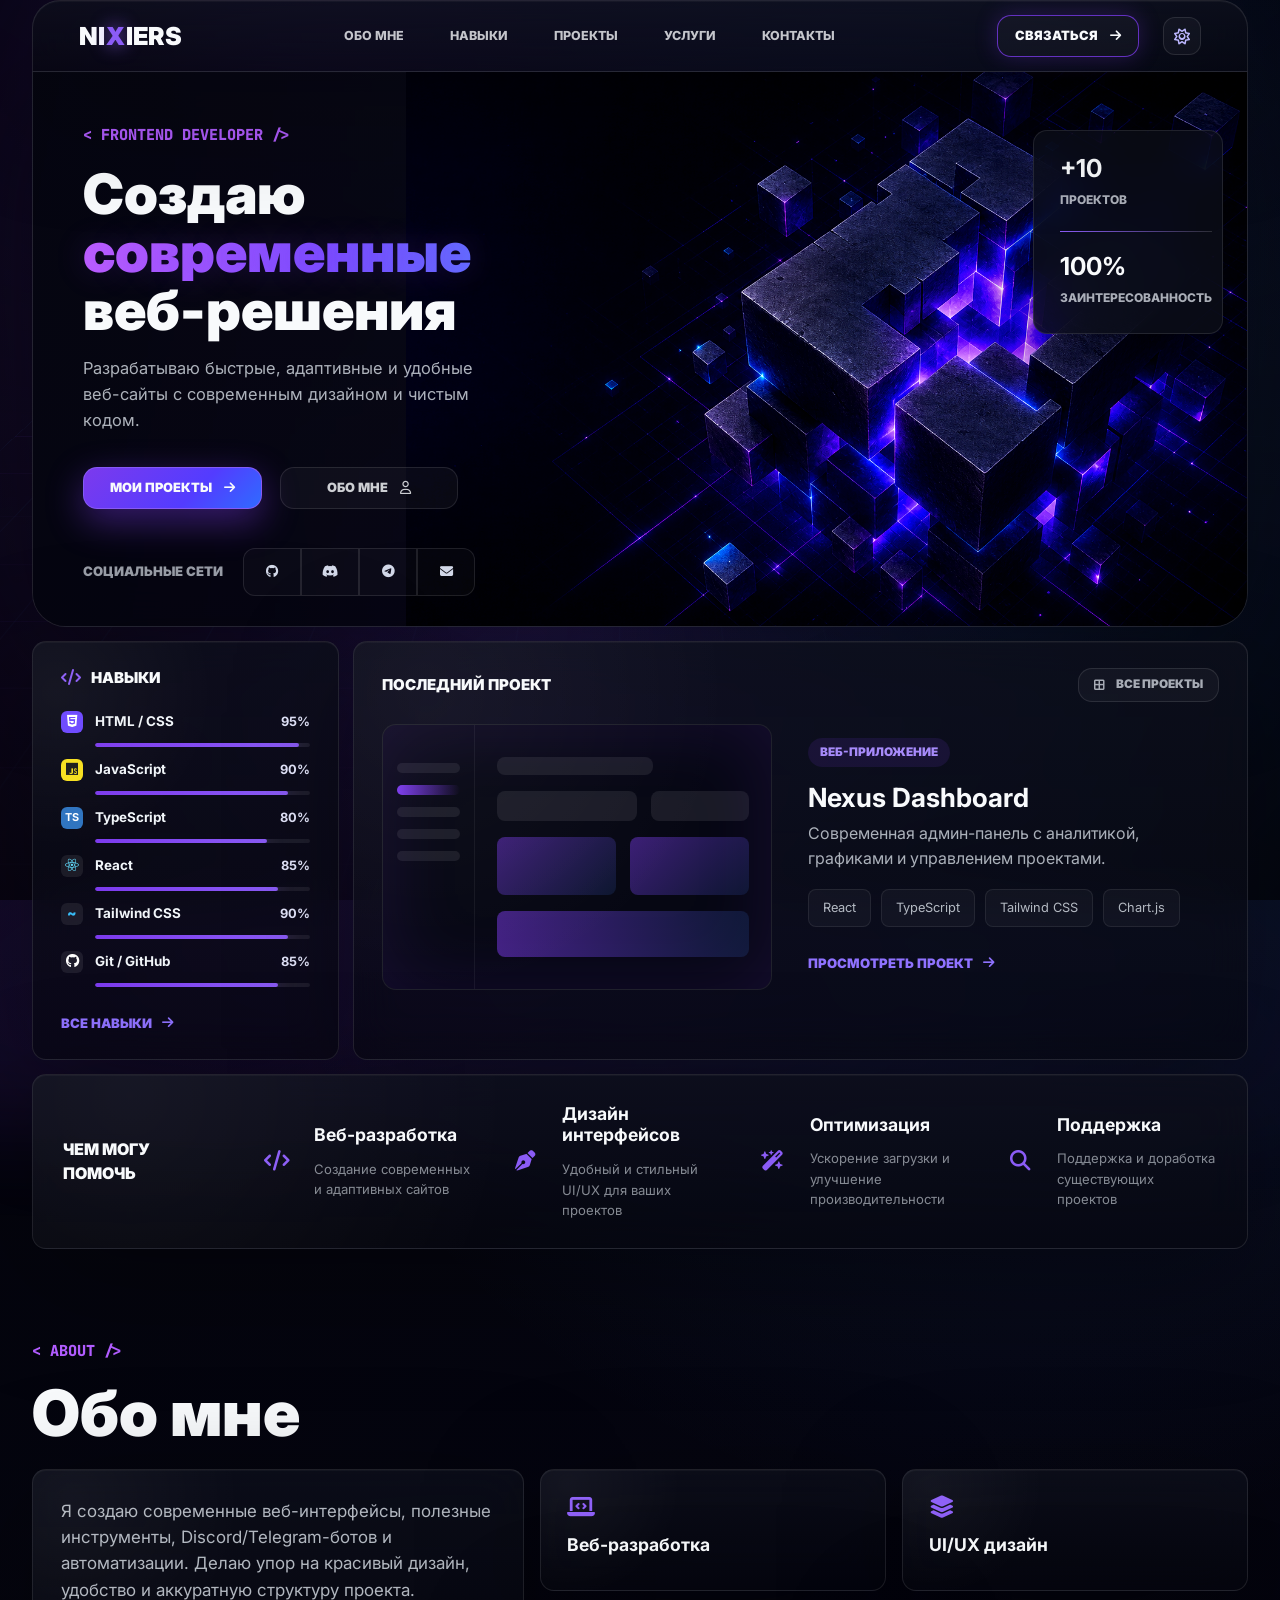
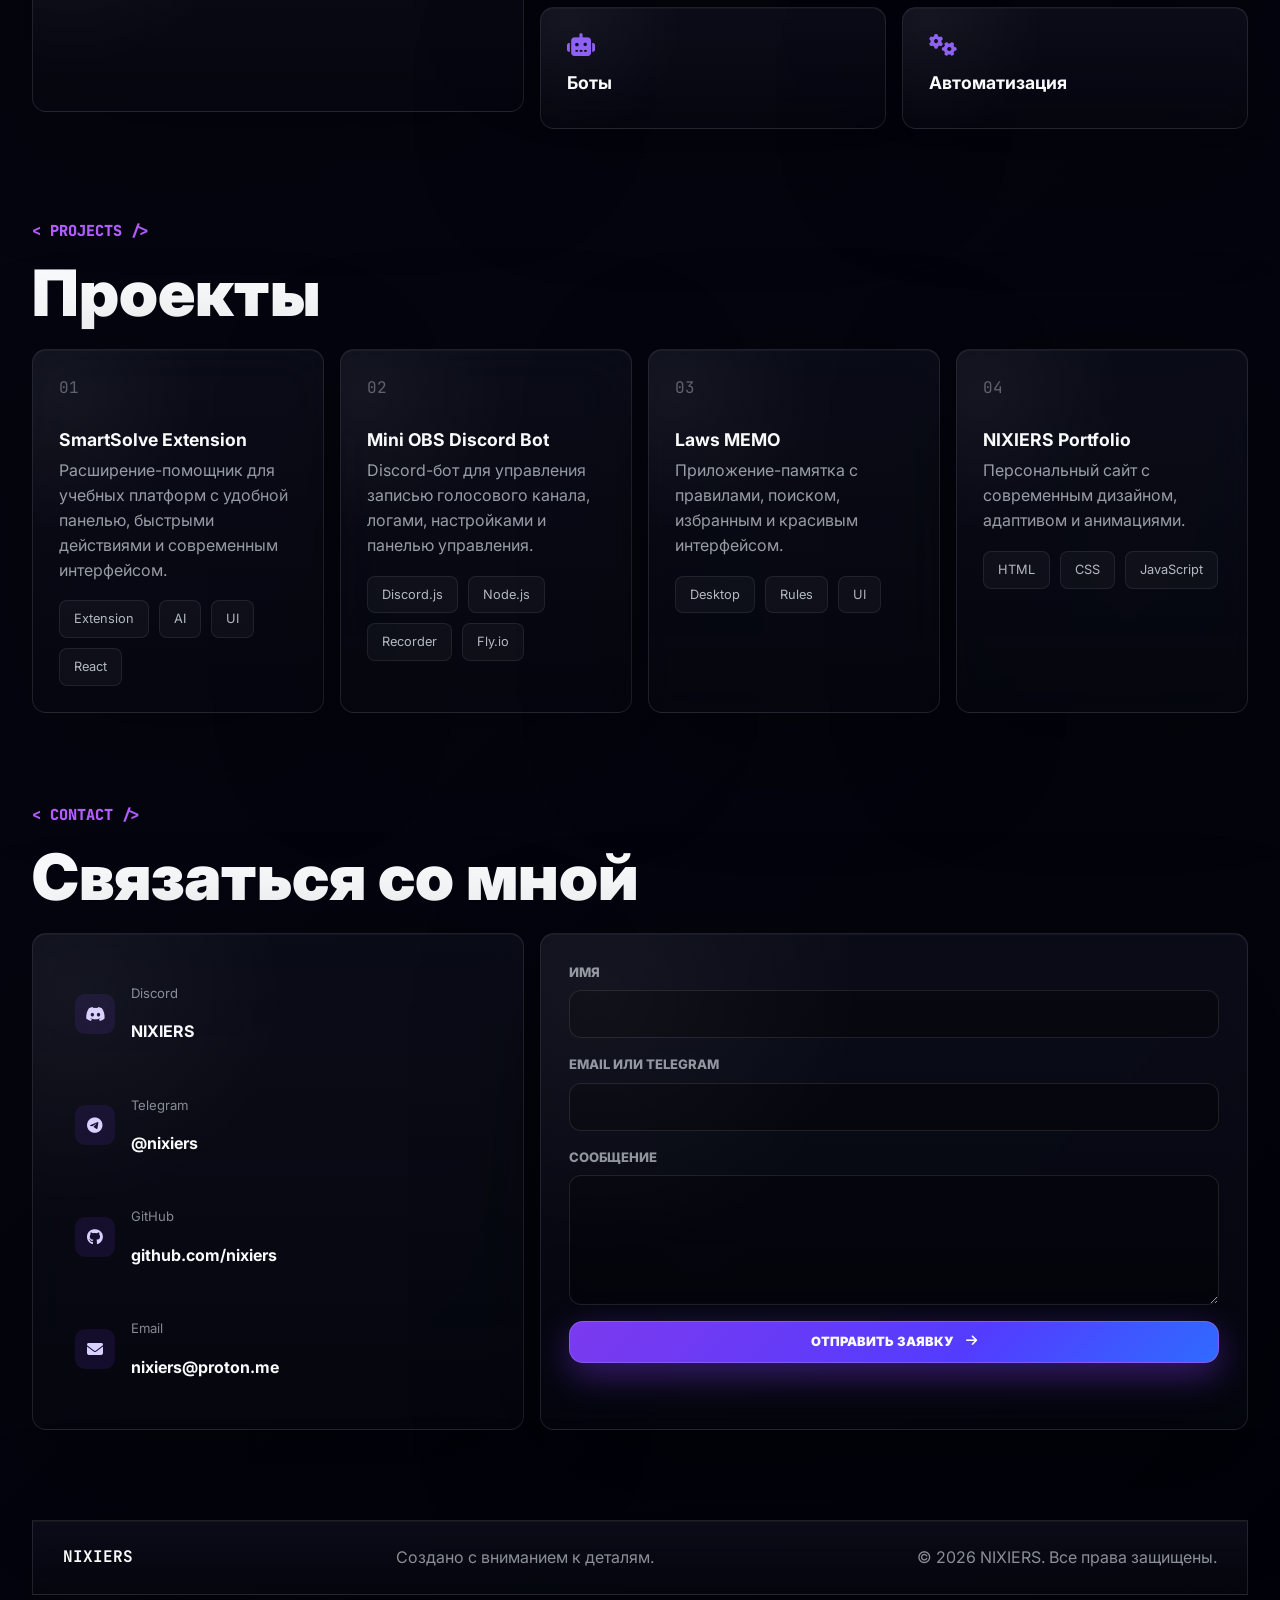
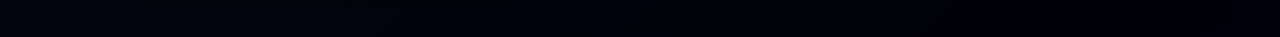
<file: index.html>
<!DOCTYPE html>
<html lang="ru">
<head>
    <meta charset="UTF-8">
    <meta name="viewport" content="width=device-width, initial-scale=1.0">
    <title>NIXIERS — Developer Portfolio</title>
    <meta name="description" content="Современное портфолио NIXIERS: сайты, интерфейсы, боты и автоматизация.">
    <meta name="theme-color" content="#050510">
    <meta property="og:type" content="website">
    <meta property="og:url" content="https://nixiers.github.io/">
    <meta property="og:title" content="NIXIERS — Developer Portfolio">
    <meta property="og:description" content="Современное портфолио NIXIERS: сайты, интерфейсы, боты и автоматизация.">
    <meta property="og:image" content="https://nixiers.github.io/og-preview.svg">
    <link rel="canonical" href="https://nixiers.github.io/">
    <link rel="icon" href="favicon.svg" type="image/svg+xml">
    <link rel="preconnect" href="https://fonts.googleapis.com">
    <link rel="preconnect" href="https://fonts.gstatic.com" crossorigin>
    <link href="https://fonts.googleapis.com/css2?family=Inter:wght@400;500;600;700;800;900&family=JetBrains+Mono:wght@500;700&display=swap" rel="stylesheet">
    <link rel="stylesheet" href="https://cdnjs.cloudflare.com/ajax/libs/font-awesome/6.5.2/css/all.min.css">
    <link rel="stylesheet" href="style.css">
</head>
<body>
    <div class="page-light" aria-hidden="true"></div>

    <div class="site-frame">
        <header class="site-header">
            <nav class="nav" aria-label="Основная навигация">
                <a class="logo" href="#home" aria-label="NIXIERS">
                    <span>NI</span><span class="logo-x">X</span><span>IERS</span>
                </a>
                <button class="nav-toggle" type="button" aria-expanded="false" aria-controls="main-menu" aria-label="Открыть меню">
                    <span></span>
                    <span></span>
                </button>
                <div class="nav-menu" id="main-menu">
                    <a href="#about">Обо мне</a>
                    <a href="#skills">Навыки</a>
                    <a href="#projects">Проекты</a>
                    <a href="#services">Услуги</a>
                    <a href="#contact">Контакты</a>
                </div>
                <div class="header-actions">
                    <a class="header-cta" href="#contact">Связаться <i class="fa-solid fa-arrow-right"></i></a>
                    <button class="theme-dot" type="button" aria-label="Декоративный переключатель"><i class="fa-regular fa-sun"></i></button>
                </div>
            </nav>
        </header>

        <main>
            <section class="hero" id="home">
                <div class="hero-copy reveal">
                    <p class="eyebrow">&lt; FRONTEND DEVELOPER /&gt;</p>
                    <h1>Создаю <span>современные</span> веб-решения</h1>
                    <p class="hero-text">Разрабатываю быстрые, адаптивные и удобные веб-сайты с современным дизайном и чистым кодом.</p>
                    <div class="hero-actions">
                        <a class="btn btn-primary" href="#projects">Мои проекты <i class="fa-solid fa-arrow-right"></i></a>
                        <a class="btn btn-ghost" href="#about">Обо мне <i class="fa-regular fa-user"></i></a>
                    </div>
                    <div class="social-row">
                        <span>Социальные сети</span>
                        <div class="socials" aria-label="Социальные ссылки">
                            <a href="https://github.com/nixiers" target="_blank" rel="noreferrer" aria-label="GitHub"><i class="fa-brands fa-github"></i></a>
                            <a href="https://discord.com/" target="_blank" rel="noreferrer" aria-label="Discord"><i class="fa-brands fa-discord"></i></a>
                            <a href="https://t.me/nixiers" target="_blank" rel="noreferrer" aria-label="Telegram"><i class="fa-brands fa-telegram"></i></a>
                            <a href="mailto:nixiers@proton.me" aria-label="Email"><i class="fa-solid fa-envelope"></i></a>
                        </div>
                    </div>
                </div>

                <div class="hero-art reveal" aria-label="3D визуал NIXIERS">
                    <img src="assets/hero-cubes.png" alt="Абстрактные графитовые 3D блоки с фиолетово-синей подсветкой">
                    <div class="stat-card">
                        <strong>+10</strong>
                        <span>проектов</span>
                        <i></i>
                        <strong>100%</strong>
                        <span>заинтересованность</span>
                    </div>
                </div>
            </section>

            <section class="dashboard-grid">
                <article class="panel skills-panel reveal" id="skills">
                    <div class="panel-title"><i class="fa-solid fa-code"></i><h2>Навыки</h2></div>
                    <div class="compact-skills">
                        <div class="skill" data-value="95"><i class="fa-brands fa-html5 html"></i><span>HTML / CSS</span><strong>95%</strong><div><b></b></div></div>
                        <div class="skill" data-value="90"><i class="fa-brands fa-js js"></i><span>JavaScript</span><strong>90%</strong><div><b></b></div></div>
                        <div class="skill" data-value="80"><i class="skill-badge ts">TS</i><span>TypeScript</span><strong>80%</strong><div><b></b></div></div>
                        <div class="skill" data-value="85"><i class="fa-brands fa-react react"></i><span>React</span><strong>85%</strong><div><b></b></div></div>
                        <div class="skill" data-value="90"><i class="skill-badge tw">~</i><span>Tailwind CSS</span><strong>90%</strong><div><b></b></div></div>
                        <div class="skill" data-value="85"><i class="fa-brands fa-github gh"></i><span>Git / GitHub</span><strong>85%</strong><div><b></b></div></div>
                    </div>
                    <a class="text-link" href="#about">Все навыки <i class="fa-solid fa-arrow-right"></i></a>
                </article>

                <article class="panel latest-panel reveal" id="projects">
                    <div class="panel-head">
                        <h2>Последний проект</h2>
                        <a class="mini-btn" href="#all-projects"><i class="fa-solid fa-border-all"></i> Все проекты</a>
                    </div>
                    <div class="latest-content">
                        <div class="project-preview" aria-label="Nexus Dashboard preview">
                            <div class="preview-sidebar">
                                <span></span><span></span><span></span><span></span><span></span>
                            </div>
                            <div class="preview-main">
                                <div class="preview-top"></div>
                                <div class="preview-row"><span></span><span></span></div>
                                <div class="preview-cards"><i></i><i></i></div>
                                <div class="preview-chart"></div>
                            </div>
                        </div>
                        <div class="project-info">
                            <p class="project-type">Веб-приложение</p>
                            <h3>Nexus Dashboard</h3>
                            <p>Современная админ-панель с аналитикой, графиками и управлением проектами.</p>
                            <div class="tags"><span>React</span><span>TypeScript</span><span>Tailwind CSS</span><span>Chart.js</span></div>
                            <a class="text-link" href="#all-projects">Просмотреть проект <i class="fa-solid fa-arrow-right"></i></a>
                        </div>
                    </div>
                </article>
            </section>

            <section class="service-strip panel reveal" id="services">
                <h2>Чем могу помочь</h2>
                <article><i class="fa-solid fa-code"></i><h3>Веб-разработка</h3><p>Создание современных и адаптивных сайтов</p></article>
                <article><i class="fa-solid fa-pen-nib"></i><h3>Дизайн интерфейсов</h3><p>Удобный и стильный UI/UX для ваших проектов</p></article>
                <article><i class="fa-solid fa-wand-magic-sparkles"></i><h3>Оптимизация</h3><p>Ускорение загрузки и улучшение производительности</p></article>
                <article><i class="fa-solid fa-magnifying-glass"></i><h3>Поддержка</h3><p>Поддержка и доработка существующих проектов</p></article>
            </section>

            <section class="content-section" id="about">
                <div class="section-heading reveal">
                    <p class="eyebrow">&lt; ABOUT /&gt;</p>
                    <h2>Обо мне</h2>
                </div>
                <div class="about-grid">
                    <p class="panel reveal">Я создаю современные веб-интерфейсы, полезные инструменты, Discord/Telegram-ботов и автоматизации. Делаю упор на красивый дизайн, удобство и аккуратную структуру проекта.</p>
                    <div class="about-cards">
                        <article class="panel reveal"><i class="fa-solid fa-laptop-code"></i><h3>Веб-разработка</h3></article>
                        <article class="panel reveal"><i class="fa-solid fa-layer-group"></i><h3>UI/UX дизайн</h3></article>
                        <article class="panel reveal"><i class="fa-solid fa-robot"></i><h3>Боты</h3></article>
                        <article class="panel reveal"><i class="fa-solid fa-gears"></i><h3>Автоматизация</h3></article>
                    </div>
                </div>
            </section>

            <section class="content-section" id="all-projects">
                <div class="section-heading reveal">
                    <p class="eyebrow">&lt; PROJECTS /&gt;</p>
                    <h2>Проекты</h2>
                </div>
                <div class="project-list">
                    <article class="panel reveal"><span>01</span><h3>SmartSolve Extension</h3><p>Расширение-помощник для учебных платформ с удобной панелью, быстрыми действиями и современным интерфейсом.</p><div class="tags"><span>Extension</span><span>AI</span><span>UI</span><span>React</span></div></article>
                    <article class="panel reveal"><span>02</span><h3>Mini OBS Discord Bot</h3><p>Discord-бот для управления записью голосового канала, логами, настройками и панелью управления.</p><div class="tags"><span>Discord.js</span><span>Node.js</span><span>Recorder</span><span>Fly.io</span></div></article>
                    <article class="panel reveal"><span>03</span><h3>Laws MEMO</h3><p>Приложение-памятка с правилами, поиском, избранным и красивым интерфейсом.</p><div class="tags"><span>Desktop</span><span>Rules</span><span>UI</span></div></article>
                    <article class="panel reveal"><span>04</span><h3>NIXIERS Portfolio</h3><p>Персональный сайт с современным дизайном, адаптивом и анимациями.</p><div class="tags"><span>HTML</span><span>CSS</span><span>JavaScript</span></div></article>
                </div>
            </section>

            <section class="content-section contact-section" id="contact">
                <div class="section-heading reveal">
                    <p class="eyebrow">&lt; CONTACT /&gt;</p>
                    <h2>Связаться со мной</h2>
                </div>
                <div class="contact-grid">
                    <div class="panel contact-links reveal">
                        <a href="https://discord.com/" target="_blank" rel="noreferrer"><i class="fa-brands fa-discord"></i><span>Discord</span><strong>NIXIERS</strong></a>
                        <a href="https://t.me/nixiers" target="_blank" rel="noreferrer"><i class="fa-brands fa-telegram"></i><span>Telegram</span><strong>@nixiers</strong></a>
                        <a href="https://github.com/nixiers" target="_blank" rel="noreferrer"><i class="fa-brands fa-github"></i><span>GitHub</span><strong>github.com/nixiers</strong></a>
                        <a href="mailto:nixiers@proton.me"><i class="fa-solid fa-envelope"></i><span>Email</span><strong>nixiers@proton.me</strong></a>
                    </div>
                    <form class="panel contact-form reveal" id="contactForm" action="javascript:void(0)" method="post">
                        <label><span>Имя</span><input type="text" name="name" autocomplete="name" required></label>
                        <label><span>Email или Telegram</span><input type="text" name="contact" autocomplete="email" required></label>
                        <label><span>Сообщение</span><textarea name="message" rows="5" required></textarea></label>
                        <button class="btn btn-primary" type="button" id="submitOrderButton">Отправить заявку <i class="fa-solid fa-arrow-right"></i></button>
                        <p class="form-status" role="status" aria-live="polite"></p>
                    </form>
                </div>
            </section>
        </main>

        <footer class="footer">
            <strong>NIXIERS</strong>
            <p>Создано с вниманием к деталям.</p>
            <p>© 2026 NIXIERS. Все права защищены.</p>
        </footer>
    </div>

    <script src="script.js?v=f64c13f-formfix2"></script>
</body>
</html>
</file>
<file: style.css>
:root {
    --bg: #050510;
    --bg-2: #080a12;
    --panel: rgba(11, 13, 24, 0.72);
    --panel-2: rgba(255, 255, 255, 0.035);
    --border: rgba(255, 255, 255, 0.105);
    --border-strong: rgba(139, 92, 246, 0.45);
    --purple: #7c3aed;
    --violet: #8b5cf6;
    --blue: #3b82f6;
    --text: #f8fafc;
    --muted: #94a3b8;
}

* {
    box-sizing: border-box;
}

html {
    scroll-behavior: smooth;
}

body {
    margin: 0;
    min-width: 320px;
    overflow-x: hidden;
    background:
        radial-gradient(circle at 20% 0%, rgba(124, 58, 237, 0.18), transparent 32%),
        radial-gradient(circle at 82% 22%, rgba(59, 130, 246, 0.14), transparent 30%),
        linear-gradient(135deg, #03040b 0%, var(--bg) 52%, #02030a 100%);
    color: var(--text);
    font-family: Inter, system-ui, -apple-system, BlinkMacSystemFont, "Segoe UI", sans-serif;
    line-height: 1.55;
    -webkit-tap-highlight-color: transparent;
}

body::before {
    content: "";
    position: fixed;
    inset: 0;
    z-index: -2;
    background-image:
        linear-gradient(rgba(124, 58, 237, 0.11) 1px, transparent 1px),
        linear-gradient(90deg, rgba(59, 130, 246, 0.09) 1px, transparent 1px);
    background-size: 78px 78px;
    mask-image: linear-gradient(145deg, transparent 0%, black 18%, transparent 72%);
    transform: perspective(1100px) rotateX(62deg) translateY(12%);
    transform-origin: center;
    animation: gridFlow 18s linear infinite;
}

body::after {
    content: "";
    position: fixed;
    inset: 0;
    z-index: -1;
    pointer-events: none;
    background: radial-gradient(circle at 50% 30%, transparent 0 45%, rgba(0, 0, 0, 0.58) 100%);
}

body.menu-open {
    overflow: hidden;
}

a {
    color: inherit;
    text-decoration: none;
}

body,
.hero-art,
.project-preview,
.service-strip,
.about-cards,
.project-list {
    -webkit-user-select: none;
    user-select: none;
}

input,
textarea {
    -webkit-user-select: text;
    user-select: text;
}

img {
    -webkit-user-drag: none;
    user-drag: none;
}

button,
input,
textarea {
    font: inherit;
}

.page-light {
    position: fixed;
    inset: -25%;
    z-index: -3;
    background: conic-gradient(from 120deg, transparent, rgba(124, 58, 237, 0.15), transparent, rgba(59, 130, 246, 0.1), transparent);
    filter: blur(46px);
    animation: slowSpin 22s linear infinite;
}

.site-frame {
    width: min(1380px, calc(100% - 64px));
    margin: 0 auto 42px;
}

.site-header,
.hero,
.panel,
.footer {
    border: 1px solid var(--border);
    background: linear-gradient(180deg, rgba(13, 15, 27, 0.78), rgba(6, 7, 15, 0.64));
    box-shadow: 0 30px 120px rgba(0, 0, 0, 0.34), inset 0 1px 0 rgba(255, 255, 255, 0.035);
    backdrop-filter: blur(22px);
}

.site-header {
    position: sticky;
    top: 0;
    z-index: 20;
    border-radius: 0;
    border-top-left-radius: 28px;
    border-top-right-radius: 28px;
}

.nav {
    display: grid;
    grid-template-columns: auto 1fr auto;
    align-items: center;
    min-height: 70px;
    padding: 0 46px;
    gap: 28px;
}

.logo {
    display: inline-flex;
    align-items: center;
    font-size: 1.55rem;
    font-weight: 900;
    line-height: 1;
    letter-spacing: 0;
}

.logo-x {
    margin: 0 1px;
    color: var(--violet);
    text-shadow: 0 0 18px rgba(139, 92, 246, 0.9);
}

.nav-menu {
    display: flex;
    justify-content: center;
    gap: clamp(22px, 4vw, 46px);
    color: rgba(248, 250, 252, 0.78);
    font-size: 0.78rem;
    font-weight: 800;
    text-transform: uppercase;
}

.nav-menu a,
.socials a,
.header-cta,
.btn,
.mini-btn,
.text-link,
.contact-links a {
    transition: transform 0.22s ease, border-color 0.22s ease, color 0.22s ease, background 0.22s ease, box-shadow 0.22s ease;
}

.nav-menu a:hover,
.text-link:hover {
    color: #ffffff;
}

.header-actions {
    display: flex;
    align-items: center;
    gap: 24px;
}

.header-cta,
.btn,
.mini-btn {
    display: inline-flex;
    align-items: center;
    justify-content: center;
    gap: 12px;
    min-height: 42px;
    border: 1px solid var(--border);
    border-radius: 14px;
    color: var(--text);
    font-size: 0.8rem;
    font-weight: 900;
    text-transform: uppercase;
    background: rgba(255, 255, 255, 0.035);
}

.header-cta {
    min-width: 142px;
    border-color: rgba(124, 58, 237, 0.78);
    box-shadow: 0 0 22px rgba(124, 58, 237, 0.26);
}

.theme-dot {
    display: grid;
    place-items: center;
    width: 38px;
    height: 38px;
    border: 1px solid var(--border);
    border-radius: 12px;
    color: #bdb7ff;
    background: rgba(255, 255, 255, 0.035);
}

.nav-toggle {
    display: none;
}

.hero {
    position: relative;
    display: grid;
    grid-template-columns: 0.78fr 1.22fr;
    min-height: clamp(390px, 38vw, 500px);
    overflow: hidden;
    border-top: 0;
    border-bottom-left-radius: 34px;
    border-bottom-right-radius: 34px;
}

.hero::before {
    content: "";
    position: absolute;
    inset: 0;
    background:
        linear-gradient(90deg, rgba(5, 5, 16, 0.9) 0%, rgba(5, 5, 16, 0.58) 43%, rgba(5, 5, 16, 0.1) 100%),
        radial-gradient(circle at 80% 42%, rgba(124, 58, 237, 0.18), transparent 36%);
    pointer-events: none;
    z-index: 1;
}

.hero-copy {
    position: relative;
    z-index: 3;
    padding: clamp(34px, 4vw, 56px) 0 30px 50px;
    max-width: 560px;
}

.eyebrow {
    margin: 0 0 18px;
    color: #b15cff;
    font-family: "JetBrains Mono", monospace;
    font-size: 0.95rem;
    font-weight: 800;
    text-transform: uppercase;
}

h1,
h2,
h3,
p {
    margin-top: 0;
}

h1 {
    margin-bottom: 18px;
    font-size: clamp(2.8rem, 4.35vw, 4.2rem);
    line-height: 1.04;
    font-weight: 900;
    letter-spacing: 0;
}

h1 span {
    display: block;
    color: transparent;
    background: linear-gradient(95deg, #bf5fff 0%, #7b4dff 58%, #5d74ff 100%);
    background-clip: text;
    -webkit-background-clip: text;
    text-shadow: 0 0 32px rgba(124, 58, 237, 0.2);
}

h2 {
    margin: 0;
    font-size: 0.94rem;
    font-weight: 900;
    text-transform: uppercase;
}

h3 {
    margin: 0 0 8px;
    font-size: 1.1rem;
    line-height: 1.24;
}

.hero-text {
    max-width: 455px;
    margin-bottom: 34px;
    color: rgba(226, 232, 240, 0.76);
    font-size: 1.03rem;
}

.hero-actions {
    display: flex;
    gap: 18px;
    margin-bottom: clamp(24px, 3vw, 40px);
}

.btn {
    min-width: 178px;
    padding: 0 26px;
}

.btn-primary {
    border-color: rgba(139, 92, 246, 0.9);
    background: linear-gradient(135deg, #7c3aed, #533cff 62%, #2f6bff);
    box-shadow: 0 12px 36px rgba(124, 58, 237, 0.44);
}

.btn-ghost {
    color: rgba(248, 250, 252, 0.82);
}

.btn:hover,
.header-cta:hover,
.mini-btn:hover {
    transform: translateY(-2px);
    border-color: rgba(139, 92, 246, 0.72);
    box-shadow: 0 18px 44px rgba(124, 58, 237, 0.22);
}

.social-row {
    display: flex;
    align-items: center;
    gap: 20px;
    color: rgba(226, 232, 240, 0.68);
    font-size: 0.82rem;
    font-weight: 900;
    text-transform: uppercase;
}

.socials {
    display: flex;
    gap: 0;
}

.socials a {
    display: grid;
    place-items: center;
    width: 58px;
    height: 48px;
    border: 1px solid var(--border);
    color: #d5dbeb;
    background: rgba(255, 255, 255, 0.025);
}

.socials a:first-child {
    border-top-left-radius: 12px;
    border-bottom-left-radius: 12px;
}

.socials a:last-child {
    border-top-right-radius: 12px;
    border-bottom-right-radius: 12px;
}

.socials a:hover {
    position: relative;
    z-index: 1;
    color: #ffffff;
    border-color: var(--border-strong);
    box-shadow: 0 0 24px rgba(124, 58, 237, 0.22);
}

.hero-art {
    position: relative;
    z-index: 2;
    min-height: clamp(390px, 38vw, 500px);
}

.hero-art img {
    position: absolute;
    inset: -34px -18px -34px auto;
    width: min(900px, 116%);
    height: calc(100% + 68px);
    object-fit: cover;
    object-position: center right;
    filter: saturate(1.12) contrast(1.08);
}

.stat-card {
    position: absolute;
    z-index: 4;
    right: 24px;
    top: 58px;
    display: grid;
    width: 190px;
    padding: 25px 26px;
    border: 1px solid var(--border);
    border-radius: 14px;
    background: rgba(12, 14, 24, 0.82);
    box-shadow: 0 24px 70px rgba(0, 0, 0, 0.36);
    backdrop-filter: blur(18px);
}

.stat-card strong {
    font-size: 1.55rem;
    line-height: 1;
}

.stat-card span {
    margin: 10px 0 0;
    color: rgba(226, 232, 240, 0.74);
    font-size: 0.75rem;
    font-weight: 800;
    text-transform: uppercase;
}

.stat-card i {
    height: 1px;
    margin: 22px 0;
    background: linear-gradient(90deg, var(--violet), rgba(255, 255, 255, 0.14));
}

.dashboard-grid {
    display: grid;
    grid-template-columns: 0.72fr 2.1fr;
    gap: 14px;
    margin-top: 14px;
}

.panel {
    position: relative;
    overflow: hidden;
    border-radius: 14px;
}

.panel::before {
    content: "";
    position: absolute;
    inset: 0;
    pointer-events: none;
    background: radial-gradient(circle at 8% 12%, rgba(255, 255, 255, 0.045), transparent 34%);
}

.skills-panel {
    padding: 24px 28px;
}

.panel-title {
    display: flex;
    align-items: center;
    gap: 10px;
    margin-bottom: 22px;
}

.panel-title i {
    color: var(--violet);
}

.compact-skills {
    display: grid;
    gap: 12px;
}

.skill {
    display: grid;
    grid-template-columns: 24px minmax(82px, 1fr) auto;
    align-items: center;
    gap: 10px;
    color: #f1f5f9;
    font-size: 0.84rem;
    font-weight: 700;
}

.skill > i {
    display: grid;
    place-items: center;
    width: 22px;
    height: 22px;
    border-radius: 6px;
    font-size: 0.86rem;
    font-style: normal;
    color: white;
    background: rgba(255, 255, 255, 0.08);
}

.html { background: #6b46ff !important; }
.js { background: #f7df1e !important; color: #1b1b1b !important; }
.ts { background: #2f74c0 !important; font-size: 0.68rem !important; }
.react { color: #61dafb !important; }
.tw { color: #38bdf8 !important; font-weight: 900; }
.gh { color: #ffffff !important; }

.skill strong {
    color: #e7e9ff;
    font-size: 0.8rem;
}

.skill div {
    grid-column: 2 / -1;
    height: 4px;
    overflow: hidden;
    border-radius: 999px;
    background: rgba(255, 255, 255, 0.08);
}

.skill b {
    display: block;
    width: 0;
    height: 100%;
    border-radius: inherit;
    background: linear-gradient(90deg, var(--purple), var(--violet));
    box-shadow: 0 0 16px rgba(139, 92, 246, 0.65);
    transition: width 1s cubic-bezier(0.2, 0.75, 0.2, 1);
}

.skill.is-visible b {
    width: var(--value);
}

.text-link {
    display: inline-flex;
    align-items: center;
    gap: 10px;
    margin-top: 26px;
    color: #8f72ff;
    font-size: 0.82rem;
    font-weight: 900;
    text-transform: uppercase;
}

.latest-panel {
    padding: 26px 28px 32px;
}

.panel-head {
    display: flex;
    align-items: center;
    justify-content: space-between;
    gap: 18px;
    margin-bottom: 22px;
}

.mini-btn {
    min-height: 34px;
    padding: 0 15px;
    color: rgba(226, 232, 240, 0.72);
    font-size: 0.74rem;
}

.latest-content {
    display: grid;
    grid-template-columns: minmax(280px, 0.95fr) minmax(260px, 1fr);
    align-items: center;
    gap: 36px;
}

.project-preview {
    display: grid;
    grid-template-columns: 92px 1fr;
    min-height: 224px;
    overflow: hidden;
    border: 1px solid var(--border);
    border-radius: 14px;
    background: #060713;
    box-shadow: inset 0 0 80px rgba(124, 58, 237, 0.14);
}

.preview-sidebar {
    display: grid;
    align-content: start;
    gap: 12px;
    padding: 38px 14px;
    border-right: 1px solid rgba(255, 255, 255, 0.06);
}

.preview-sidebar span,
.preview-top,
.preview-row span,
.preview-cards i,
.preview-chart {
    border-radius: 8px;
    background: rgba(255, 255, 255, 0.08);
}

.preview-sidebar span {
    height: 10px;
}

.preview-sidebar span:nth-child(2) {
    background: linear-gradient(90deg, var(--purple), transparent);
}

.preview-main {
    display: grid;
    gap: 16px;
    padding: 32px 22px;
}

.preview-top {
    width: 62%;
    height: 18px;
}

.preview-row {
    display: grid;
    grid-template-columns: 1fr 0.7fr;
    gap: 14px;
}

.preview-row span {
    height: 30px;
}

.preview-cards {
    display: grid;
    grid-template-columns: 1fr 1fr;
    gap: 14px;
}

.preview-cards i {
    height: 58px;
    background: linear-gradient(135deg, rgba(124, 58, 237, 0.45), rgba(59, 130, 246, 0.12));
}

.preview-chart {
    height: 46px;
    background: linear-gradient(90deg, rgba(124, 58, 237, 0.5), rgba(59, 130, 246, 0.14));
}

.project-type {
    display: inline-flex;
    margin: 0 0 14px;
    border-radius: 999px;
    padding: 5px 12px;
    color: #a78bfa;
    background: rgba(124, 58, 237, 0.12);
    font-size: 0.74rem;
    font-weight: 900;
    text-transform: uppercase;
}

.project-info h3 {
    font-size: 1.65rem;
}

.project-info p:not(.project-type) {
    max-width: 420px;
    color: rgba(226, 232, 240, 0.75);
}

.tags {
    display: flex;
    flex-wrap: wrap;
    gap: 10px;
    margin-top: 18px;
}

.tags span {
    border: 1px solid rgba(255, 255, 255, 0.08);
    border-radius: 8px;
    padding: 8px 14px;
    color: rgba(226, 232, 240, 0.78);
    background: rgba(255, 255, 255, 0.035);
    font-size: 0.8rem;
}

.service-strip {
    display: grid;
    grid-template-columns: 0.75fr repeat(4, 1fr);
    gap: 30px;
    align-items: center;
    margin-top: 14px;
    padding: 28px 30px;
}

.service-strip h2 {
    max-width: 130px;
    font-size: 1rem;
}

.service-strip article {
    display: grid;
    grid-template-columns: 42px 1fr;
    gap: 5px 16px;
    align-items: center;
}

.service-strip article i {
    grid-row: span 2;
    display: grid;
    place-items: center;
    width: 42px;
    height: 42px;
    color: var(--violet);
    font-size: 1.28rem;
}

.service-strip p {
    margin: 0;
    color: rgba(226, 232, 240, 0.58);
    font-size: 0.82rem;
}

.content-section {
    padding-top: 90px;
}

.section-heading {
    margin-bottom: 24px;
}

.section-heading h2 {
    font-size: clamp(2.1rem, 5vw, 4rem);
    line-height: 1;
    text-transform: none;
}

.about-grid,
.contact-grid {
    display: grid;
    grid-template-columns: 0.82fr 1.18fr;
    gap: 16px;
}

.about-grid > p,
.contact-form,
.contact-links {
    padding: 28px;
}

.about-grid > p {
    color: rgba(226, 232, 240, 0.78);
    font-size: 1.06rem;
}

.about-cards,
.project-list {
    display: grid;
    gap: 16px;
}

.about-cards {
    grid-template-columns: repeat(2, minmax(0, 1fr));
}

.about-cards article,
.project-list article {
    padding: 26px;
}

.about-cards i {
    margin-bottom: 16px;
    color: var(--violet);
    font-size: 1.4rem;
}

.project-list {
    grid-template-columns: repeat(4, minmax(0, 1fr));
}

.project-list article > span {
    display: block;
    margin-bottom: 28px;
    color: rgba(248, 250, 252, 0.34);
    font-family: "JetBrains Mono", monospace;
}

.project-list p {
    color: rgba(226, 232, 240, 0.66);
}

.contact-links {
    display: grid;
    gap: 8px;
}

.contact-links a {
    display: grid;
    grid-template-columns: 42px 1fr;
    align-items: center;
    gap: 2px 14px;
    padding: 14px;
    border-radius: 12px;
}

.contact-links a:hover {
    background: rgba(255, 255, 255, 0.04);
}

.contact-links i {
    grid-row: span 2;
    display: grid;
    place-items: center;
    width: 40px;
    height: 40px;
    color: #d8d0ff;
    border-radius: 10px;
    background: rgba(124, 58, 237, 0.12);
}

.contact-links span {
    color: rgba(226, 232, 240, 0.58);
    font-size: 0.82rem;
}

.contact-links strong {
    overflow-wrap: anywhere;
}

.contact-form {
    display: grid;
    gap: 16px;
}

.contact-form label {
    display: grid;
    gap: 8px;
    color: rgba(226, 232, 240, 0.62);
    font-size: 0.82rem;
    font-weight: 800;
    text-transform: uppercase;
}

.contact-form input,
.contact-form textarea {
    width: 100%;
    border: 1px solid rgba(255, 255, 255, 0.1);
    border-radius: 12px;
    padding: 13px 14px;
    resize: vertical;
    color: var(--text);
    outline: none;
    background: rgba(0, 0, 0, 0.26);
}

.contact-form input:focus,
.contact-form textarea:focus {
    border-color: rgba(139, 92, 246, 0.75);
    box-shadow: 0 0 0 4px rgba(124, 58, 237, 0.12);
}

.form-status {
    min-height: 22px;
    margin: 0;
    color: rgba(226, 232, 240, 0.72);
    font-size: 0.86rem;
    font-weight: 800;
}

.form-status.success {
    color: #86efac;
}

.form-status.error {
    color: #fca5a5;
}

.footer {
    display: flex;
    align-items: center;
    justify-content: space-between;
    gap: 18px;
    margin-top: 90px;
    padding: 24px 30px;
    color: rgba(226, 232, 240, 0.6);
}

.footer strong {
    color: var(--text);
    font-family: "JetBrains Mono", monospace;
}

.footer p {
    margin: 0;
}

.error-page .site-frame {
    display: grid;
    min-height: 100vh;
    place-items: center;
}

.error-card {
    width: min(760px, 100%);
    padding: 46px;
}

.error-card h1 {
    margin-bottom: 18px;
    font-size: clamp(2.6rem, 7vw, 5rem);
    line-height: 1;
}

.error-card .btn {
    width: fit-content;
}

.reveal {
    opacity: 0;
    transform: translateY(18px);
    transition: opacity 0.7s ease, transform 0.7s ease;
}

.reveal.is-visible {
    opacity: 1;
    transform: translateY(0);
}

@keyframes gridFlow {
    to {
        background-position: 78px 78px;
    }
}

@keyframes slowSpin {
    to {
        transform: rotate(1turn);
    }
}

@media (max-width: 1180px) {
    .site-frame {
        width: min(100% - 32px, 1380px);
    }

    .nav {
        padding: 0 28px;
    }

    .hero {
        grid-template-columns: 0.9fr 1.1fr;
    }

    .hero-copy {
        padding-left: 34px;
    }

    .dashboard-grid,
    .about-grid,
    .contact-grid {
        grid-template-columns: 1fr;
    }

    .service-strip {
        grid-template-columns: repeat(2, 1fr);
    }

    .service-strip h2 {
        max-width: none;
        grid-column: 1 / -1;
    }

    .project-list {
        grid-template-columns: repeat(2, minmax(0, 1fr));
    }
}

@media (max-width: 820px) {
    .site-frame {
        width: min(100% - 22px, 1380px);
        margin-bottom: 24px;
    }

    .site-header {
        border-radius: 0 0 18px 18px;
    }

    .nav {
        display: flex;
        min-height: 66px;
        padding: 0 16px;
    }

    .logo {
        font-size: 1.25rem;
    }

    .nav-toggle {
        display: grid;
        gap: 6px;
        place-content: center;
        width: 42px;
        height: 42px;
        margin-left: auto;
        border: 1px solid var(--border);
        border-radius: 12px;
        color: var(--text);
        background: rgba(255, 255, 255, 0.04);
    }

    .nav-toggle span {
        display: block;
        width: 18px;
        height: 2px;
        border-radius: 99px;
        background: currentColor;
        transition: transform 0.2s ease;
    }

    .nav-toggle[aria-expanded="true"] span:first-child {
        transform: translateY(4px) rotate(45deg);
    }

    .nav-toggle[aria-expanded="true"] span:last-child {
        transform: translateY(-4px) rotate(-45deg);
    }

    .nav-menu {
        position: fixed;
        inset: 76px 11px auto;
        display: grid;
        justify-content: stretch;
        gap: 4px;
        padding: 12px;
        border: 1px solid var(--border);
        border-radius: 14px;
        background: rgba(8, 10, 18, 0.96);
        opacity: 0;
        pointer-events: none;
        transform: translateY(-10px);
        transition: opacity 0.2s ease, transform 0.2s ease;
    }

    .nav-menu.is-open {
        opacity: 1;
        pointer-events: auto;
        transform: translateY(0);
    }

    .nav-menu a {
        padding: 13px;
        border-radius: 10px;
    }

    .nav-menu a:hover {
        background: rgba(255, 255, 255, 0.04);
    }

    .header-actions {
        display: none;
    }

    .hero {
        display: flex;
        flex-direction: column;
        min-height: auto;
        border-radius: 22px;
        margin-top: 12px;
    }

    .hero-copy {
        padding: 42px 22px 22px;
    }

    h1 {
        font-size: clamp(2.7rem, 13vw, 4rem);
    }

    .hero-actions {
        display: grid;
        gap: 12px;
    }

    .btn {
        width: 100%;
    }

    .social-row {
        display: grid;
        gap: 14px;
    }

    .socials a {
        width: 25%;
    }

    .hero-art {
        width: 100%;
        min-height: 360px;
    }

    .hero-art img {
        inset: -20px -120px -26px auto;
        width: 720px;
        max-width: none;
        height: calc(100% + 46px);
        opacity: 0.84;
    }

    .stat-card {
        top: 24px;
        right: 18px;
        width: 154px;
        padding: 18px;
    }

    .latest-content,
    .service-strip,
    .about-cards,
    .project-list {
        grid-template-columns: 1fr;
    }

    .panel-head {
        align-items: flex-start;
        flex-direction: column;
    }

    .latest-panel,
    .skills-panel,
    .service-strip,
    .about-grid > p,
    .about-cards article,
    .project-list article,
    .contact-form,
    .contact-links {
        padding: 22px;
    }

    .project-preview {
        grid-template-columns: 72px 1fr;
        min-height: 190px;
    }

    .content-section {
        padding-top: 64px;
    }

    .footer {
        display: grid;
        margin-top: 64px;
        padding: 22px;
    }

    .error-card .btn {
        width: 100%;
    }
}

@media (max-width: 460px) {
    .site-frame {
        width: min(100% - 14px, 1380px);
    }

    .hero-copy {
        padding-inline: 18px;
    }

    .eyebrow {
        font-size: 0.8rem;
    }

    .hero-text {
        font-size: 0.95rem;
    }

    .hero-art {
        min-height: 310px;
    }

    .hero-art img {
        right: -170px;
        width: 670px;
    }

    .stat-card {
        width: 138px;
        font-size: 0.8rem;
    }

    .stat-card strong {
        font-size: 1.22rem;
    }

    .stat-card span {
        font-size: 0.62rem;
    }

    .service-strip article {
        grid-template-columns: 36px 1fr;
    }
}

@media (prefers-reduced-motion: reduce) {
    *,
    *::before,
    *::after {
        scroll-behavior: auto !important;
        animation-duration: 0.01ms !important;
        animation-iteration-count: 1 !important;
        transition-duration: 0.01ms !important;
    }
}
</file>
